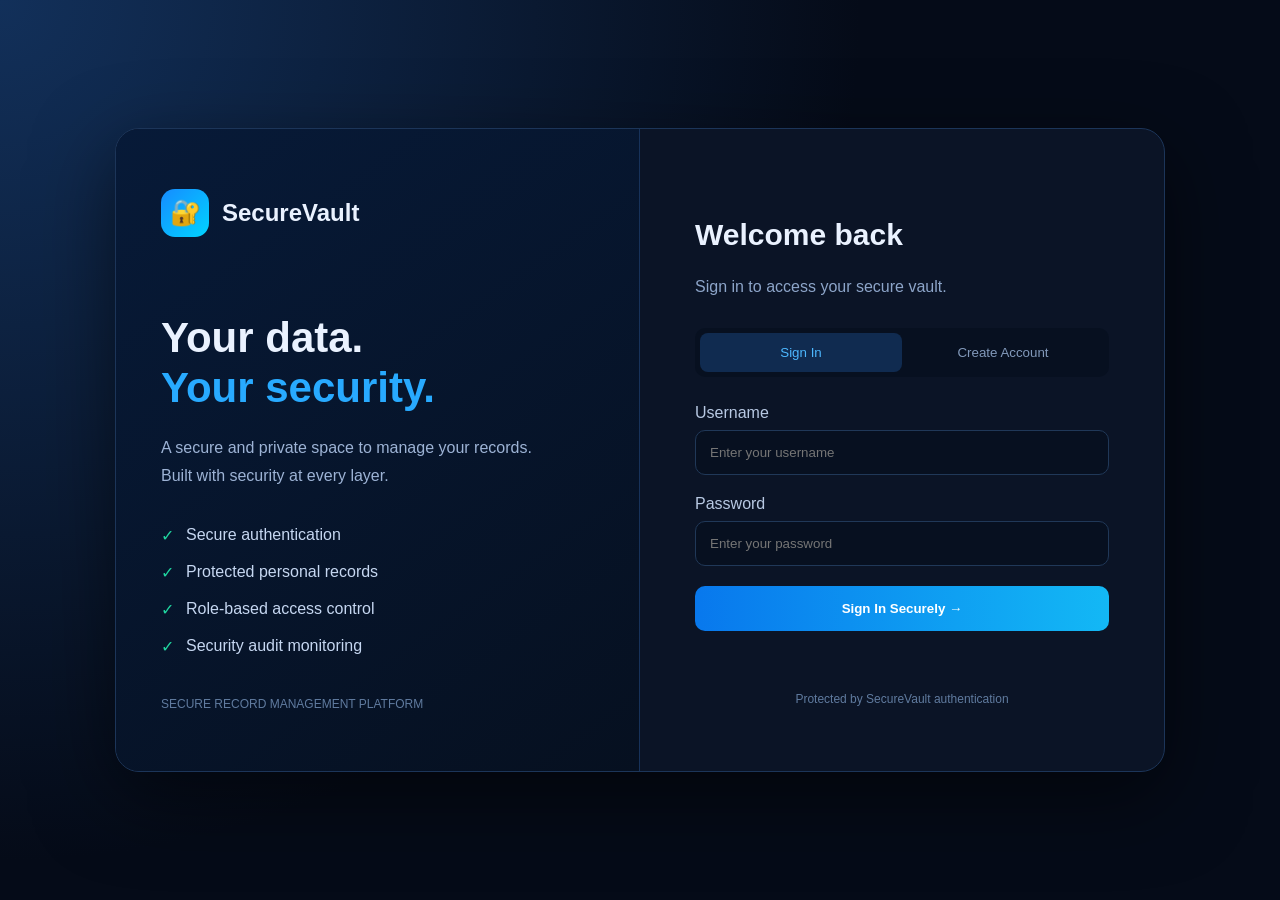
<file: templates/index.html>
﻿<!DOCTYPE html>
<html lang="en">
<head>
<link rel="stylesheet" href="/static/style.css">
<link rel="stylesheet" href="/static/style.css">
<meta charset="UTF-8">
<meta name="viewport" content="width=device-width, initial-scale=1.0">
<title>SecureVault | Secure Records</title>


</head>

<body>
<div class="container">

<section class="brand">
<div class="logo">
<div class="logo-icon">🔐</div>
<span>SecureVault</span>
</div>

<div>
<h1>Your data.<br><span>Your security.</span></h1>
<p>A secure and private space to manage your records.<br>
Built with security at every layer.</p>

<div class="features">
<div class="feature"><span class="check">✓</span> Secure authentication</div>
<div class="feature"><span class="check">✓</span> Protected personal records</div>
<div class="feature"><span class="check">✓</span> Role-based access control</div>
<div class="feature"><span class="check">✓</span> Security audit monitoring</div>
</div>
</div>

<div class="brand-footer">SECURE RECORD MANAGEMENT PLATFORM</div>
</section>

<section class="form-panel">
<h2 id="heading">Welcome back</h2>
<p class="subtitle" id="subtitle">Sign in to access your secure vault.</p>

<div class="tabs">
<button id="loginTab" class="active" onclick="switchMode('login')">Sign In</button>
<button id="registerTab" onclick="switchMode('register')">Create Account</button>
</div>

<form id="authForm">
<label for="username">Username</label>
<input id="username" name="username" placeholder="Enter your username"
autocomplete="username" minlength="3" maxlength="50" required>

<label for="password">Password</label>
<input id="password" name="password" type="password"
placeholder="Enter your password" autocomplete="current-password"
minlength="8" maxlength="128" required>

<button class="submit" id="submitBtn" type="submit">Sign In Securely →</button>
<div class="message" id="message" role="status"></div>
</form>

<div class="note">Protected by SecureVault authentication</div>
</section>

</div>

<script>
let mode="login";

function switchMode(next){
mode=next;
document.getElementById("loginTab").classList.toggle("active",mode==="login");
document.getElementById("registerTab").classList.toggle("active",mode==="register");
document.getElementById("heading").textContent=mode==="login"?"Welcome back":"Create your account";
document.getElementById("subtitle").textContent=mode==="login"?"Sign in to access your secure vault.":"Register to create your personal secure vault.";
document.getElementById("submitBtn").textContent=mode==="login"?"Sign In Securely →":"Create Secure Account →";
document.getElementById("password").autocomplete=mode==="login"?"current-password":"new-password";
document.getElementById("message").textContent="";
}

document.getElementById("authForm").addEventListener("submit",async e=>{
e.preventDefault();
const message=document.getElementById("message");
const button=document.getElementById("submitBtn");
message.style.color="#ff8794";
message.textContent="";
button.disabled=true;
button.textContent="Please wait...";

const payload={
username:document.getElementById("username").value.trim(),
password:document.getElementById("password").value
};

try{
const response=await fetch(mode==="login"?"/login":"/register",{
method:"POST",
headers:{"Content-Type":"application/json"},
body:JSON.stringify(payload)
});
const data=await response.json();

if(!response.ok){
message.textContent=data.error||"Request failed. Please try again.";
}else if(mode==="register"){
message.style.color="#20d6a0";
message.textContent="Account created successfully! You can now sign in.";
document.getElementById("password").value="";
switchMode("login");
message.style.color="#20d6a0";
message.textContent="Account created successfully! Please sign in.";
}else{
sessionStorage.setItem("securevault_token",data.session_token);
sessionStorage.setItem("securevault_username",payload.username);
window.location.href="/dashboard";
}
}catch(error){
message.textContent="Cannot connect to SecureVault server. Please try again.";
}finally{
button.disabled=false;
button.textContent=mode==="login"?"Sign In Securely →":"Create Secure Account →";
}
});
</script>
</body>
</html>
</file>
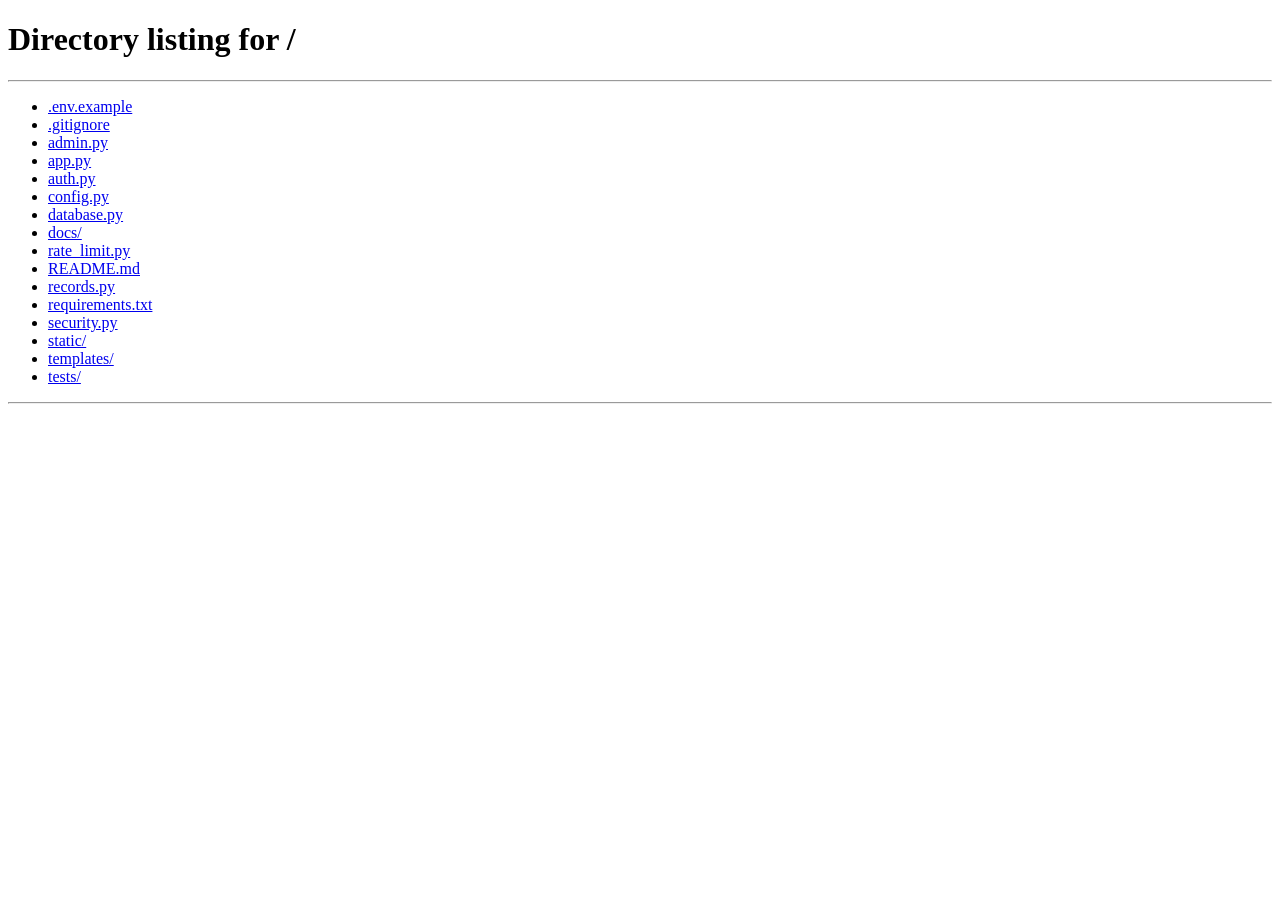
<file: templates/dashboard.html>
﻿<!DOCTYPE html>
<html lang="en">
<head>
<meta charset="UTF-8">
<meta name="viewport" content="width=device-width, initial-scale=1">
<title>SecureVault | Dashboard</title>
<link rel="stylesheet" href="/static/style.css">
<style>
body{display:block;padding:0;background:#080f1e;color:#eaf2ff;min-height:100vh}
.layout{display:flex;min-height:100vh}
.sidebar{width:245px;background:#0b1426;border-right:1px solid #1c3559;padding:28px 18px;display:flex;flex-direction:column}
.brand{font-size:23px;font-weight:800;padding:0 12px 35px;color:#fff}
.brand span{color:#28aaff}
.nav{padding:12px 14px;margin:5px 0;border-radius:9px;color:#8da5c9;cursor:pointer}
.nav.active,.nav:hover{background:#102b50;color:#4db8ff}
.bottom{margin-top:auto}
.main{flex:1;padding:35px;max-width:1400px;margin:auto;width:100%}
.top{display:flex;justify-content:space-between;align-items:center;margin-bottom:30px}
h1{font-size:28px;margin:0 0 8px}
.muted{color:#8da5c9}
.user{background:#10213b;border:1px solid #203858;padding:10px 15px;border-radius:10px}
.cards{display:grid;grid-template-columns:repeat(3,1fr);gap:18px;margin-bottom:25px}
.card{background:#0d192d;border:1px solid #203858;border-radius:14px;padding:22px}
.card small{color:#8da5c9}
.card h2{font-size:25px;margin:12px 0 0}
.grid{display:grid;grid-template-columns:1fr 1fr;gap:20px}
h3{margin:0 0 20px;font-size:18px}
label{display:block;color:#a9bddb;font-size:13px;margin:14px 0 8px}
input,textarea{width:100%;background:#071020;border:1px solid #203858;border-radius:9px;color:#fff;padding:12px;font:inherit}
textarea{min-height:130px;resize:vertical}
.btn{border:0;border-radius:9px;background:linear-gradient(90deg,#0878ed,#13b8f5);color:white;padding:12px 16px;font-weight:700;cursor:pointer;margin-top:15px}
.btn.secondary{background:#14243d;border:1px solid #294464}
.btn.danger{background:#321927;border:1px solid #673346}
.output{background:#071020;border:1px solid #203858;border-radius:9px;padding:15px;margin-top:15px;white-space:pre-wrap;overflow-wrap:anywhere;color:#a9d8ff;min-height:55px;font-size:13px}
.status{font-size:13px;margin-top:12px;min-height:18px;color:#20d6a0}
@media(max-width:900px){.sidebar{width:190px}.main{padding:20px}.cards{grid-template-columns:1fr}.grid{grid-template-columns:1fr}}
@media(max-width:600px){.layout{display:block}.sidebar{width:100%;padding:15px}.brand{padding:5px 10px 15px}.bottom{margin-top:10px}.main{padding:18px}.top{align-items:flex-start;gap:12px;flex-direction:column}}
</style>
</head>
<body>
<div class="layout">
<aside class="sidebar">
<div class="brand">🔐 Secure<span>Vault</span></div>
<div class="nav active" onclick="showSection('overview')">▦ &nbsp; Overview</div>
<div class="nav" onclick="showSection('records')">▤ &nbsp; My Records</div>
<div class="nav" onclick="showSection('security')">◈ &nbsp; Security Events</div>
<div class="bottom">
<div class="nav" onclick="showSection('account')">⚙ &nbsp; Account</div>
<div class="nav" onclick="logout()">↪ &nbsp; Logout</div>
</div>
</aside>

<main class="main">
<div class="top">
<div><h1 id="pageTitle">Dashboard Overview</h1><div class="muted">Your secure workspace at a glance.</div></div>
<div class="user">👤 <span id="username">User</span></div>
</div>

<section id="overview">
<div class="cards">
<div class="card"><small>PLATFORM</small><h2>SecureVault</h2></div>
<div class="card"><small>AUTHENTICATION</small><h2 style="color:#20d6a0">Protected</h2></div>
<div class="card"><small>SESSION</small><h2 style="color:#28aaff">Active</h2></div>
</div>
<div class="card">
<h3>Welcome to your secure vault</h3>
<p class="muted">Create protected records, retrieve them securely, and monitor security activity.</p>
<button class="btn" onclick="showSection('records')">Manage Records →</button>
</div>
</section>

<section id="records" hidden>
<div class="grid">
<div class="card">
<h3>＋ Create Record</h3>
<form id="createForm">
<label>Record title</label><input id="recordTitle" maxlength="120" required placeholder="e.g. Personal Notes">
<label>Record content</label><textarea id="recordBody" maxlength="5000" required placeholder="Enter your secure content..."></textarea>
<button class="btn" type="submit">Create Secure Record</button>
</form><div class="status" id="createStatus"></div>
</div>
<div class="card">
<h3>⌕ Retrieve Record</h3>
<label>Record ID</label><input id="recordId" type="number" min="1" placeholder="Enter record ID">
<button class="btn" onclick="readRecord()">Retrieve Record</button>
<div class="output" id="recordOutput">Your retrieved record will appear here.</div>
</div>
</div>
</section>

<section id="security" hidden>
<div class="card">
<h3>◈ Security Events</h3>
<p class="muted">Admin-only audit event monitoring.</p>
<button class="btn" onclick="loadEvents()">Load Security Events</button>
<div class="output" id="eventsOutput">Click to load events.</div>
<div class="status" id="eventsStatus"></div>
</div>
</section>

<section id="account" hidden>
<div class="card"><h3>Account & Session</h3>
<p>Username: <strong id="accountName"></strong></p>
<p class="muted">Your session token is stored in sessionStorage for this browser session.</p>
<button class="btn danger" onclick="logout()">Sign out securely</button>
</div>
</section>
</main>
</div>

<script>
const token=sessionStorage.getItem("securevault_token");
const username=sessionStorage.getItem("securevault_username")||"User";
if(!token){window.location.href="/";}
document.getElementById("username").textContent=username;
document.getElementById("accountName").textContent=username;

function headers(){return {"Content-Type":"application/json","Authorization":"Bearer "+token};}
function showSection(name){
["overview","records","security","account"].forEach(x=>document.getElementById(x).hidden=x!==name);
document.querySelectorAll(".nav").forEach(x=>x.classList.remove("active"));
document.getElementById("pageTitle").textContent={overview:"Dashboard Overview",records:"My Records",security:"Security Events",account:"Account Settings"}[name];
}

document.getElementById("createForm").addEventListener("submit",async e=>{
e.preventDefault();
const status=document.getElementById("createStatus");status.textContent="Creating...";
try{
const r=await fetch("/records",{method:"POST",headers:headers(),body:JSON.stringify({title:recordTitle.value,body:recordBody.value})});
const d=await r.json();
if(!r.ok){status.style.color="#ff8794";status.textContent=d.error||"Creation failed";return;}
status.style.color="#20d6a0";status.textContent="Record created successfully. ID: "+d.id;
recordId.value=d.id;recordTitle.value="";recordBody.value="";
}catch(e){status.style.color="#ff8794";status.textContent="Server connection failed";}
});

async function readRecord(){
const id=document.getElementById("recordId").value;
const out=document.getElementById("recordOutput");
if(!id){out.textContent="Enter a record ID.";return;}
out.textContent="Retrieving...";
try{
const r=await fetch("/records/"+encodeURIComponent(id),{headers:headers()});
const d=await r.json();out.textContent=r.ok?JSON.stringify(d,null,2):(d.error||"Record not found");
}catch(e){out.textContent="Server connection failed";}
}

async function loadEvents(){
const out=document.getElementById("eventsOutput"),status=document.getElementById("eventsStatus");
out.textContent="Loading...";
try{
const r=await fetch("/admin/security-events",{headers:headers()});const d=await r.json();
if(!r.ok){out.textContent=d.error||"Unable to load events";status.textContent="Admin access may be required.";return;}
out.textContent=JSON.stringify(d,null,2);status.textContent="Security events loaded.";
}catch(e){out.textContent="Server connection failed";}
}

async function logout(){
try{await fetch("/logout",{method:"POST",headers:headers()});}catch(e){}
sessionStorage.removeItem("securevault_token");sessionStorage.removeItem("securevault_username");
window.location.href="/";
}
</script>
</body>
</html>
</file>
<file: static/style.css>
﻿*{box-sizing:border-box}
body{
margin:0;min-height:100vh;display:flex;align-items:center;justify-content:center;
padding:25px;font-family:"Segoe UI",Arial,sans-serif;color:#eaf2ff;
background:radial-gradient(circle at top left,#12305a,#050b18 55%);
}
.container{
width:100%;max-width:1050px;min-height:620px;display:grid;grid-template-columns:1fr 1fr;
background:#0b1426;border:1px solid #1c3559;border-radius:24px;overflow:hidden;
box-shadow:0 25px 80px #0008;
}
.brand{padding:60px 45px;background:linear-gradient(145deg,#071a38,#061020);
display:flex;flex-direction:column;justify-content:space-between;border-right:1px solid #17325a}
.logo{display:flex;align-items:center;gap:13px;font-size:24px;font-weight:800}
.logo-icon{width:48px;height:48px;border-radius:14px;background:linear-gradient(135deg,#168cff,#00d4ff);display:grid;place-items:center;font-size:25px}
.brand h1{font-size:42px;line-height:1.2;margin-bottom:20px}
.brand h1 span{color:#28aaff}
.brand p{color:#9db3d5;line-height:1.8}
.features{display:grid;gap:18px;margin-top:35px}
.feature{display:flex;gap:12px;color:#c6d7f1}
.check{color:#20d6a0}
.form-panel{padding:65px 55px;display:flex;flex-direction:column;justify-content:center}
.form-panel h2{font-size:30px;margin-bottom:10px}
.subtitle{color:#8da5c9;margin-bottom:32px}
.tabs{display:flex;background:#071020;padding:5px;border-radius:10px;margin-bottom:27px}
.tabs button{flex:1;border:0;background:transparent;color:#8299ba;padding:12px;border-radius:8px;cursor:pointer}
.tabs button.active{background:#102b50;color:#4db8ff}
label{display:block;margin-bottom:8px;color:#b8c9e3}
input{width:100%;padding:14px;background:#071020;border:1px solid #203858;border-radius:10px;color:white;margin-bottom:20px}
.submit{width:100%;padding:15px;border:0;border-radius:10px;background:linear-gradient(90deg,#0878ed,#13b8f5);color:white;font-weight:700;cursor:pointer}
.message{margin-top:16px;color:#ff8794;min-height:20px}
.note{margin-top:25px;text-align:center;color:#607b9f;font-size:12px}
.brand-footer{color:#607b9f;font-size:12px}
@media(max-width:760px){.container{grid-template-columns:1fr;max-width:480px}.brand{padding:28px;gap:35px}.brand h1{font-size:30px}.features,.brand-footer{display:none}.form-panel{padding:35px 28px}}
</file>
